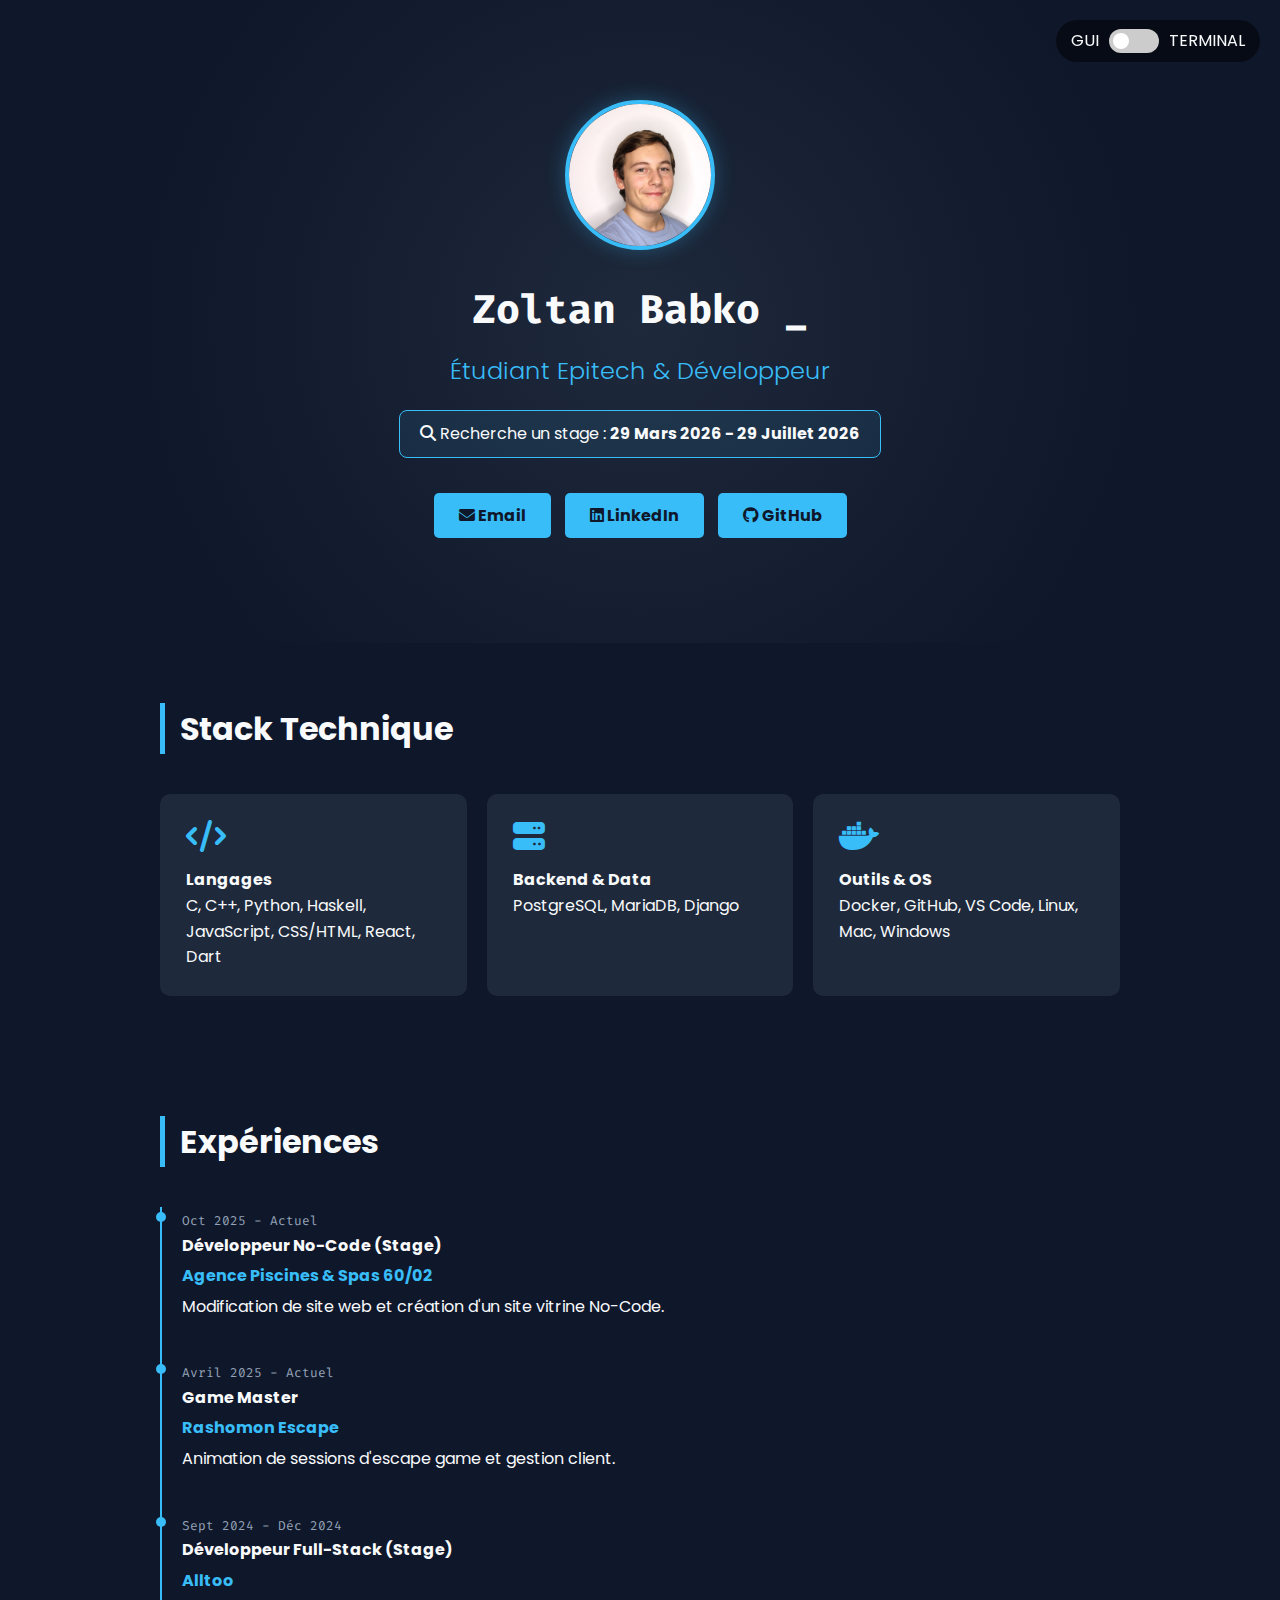
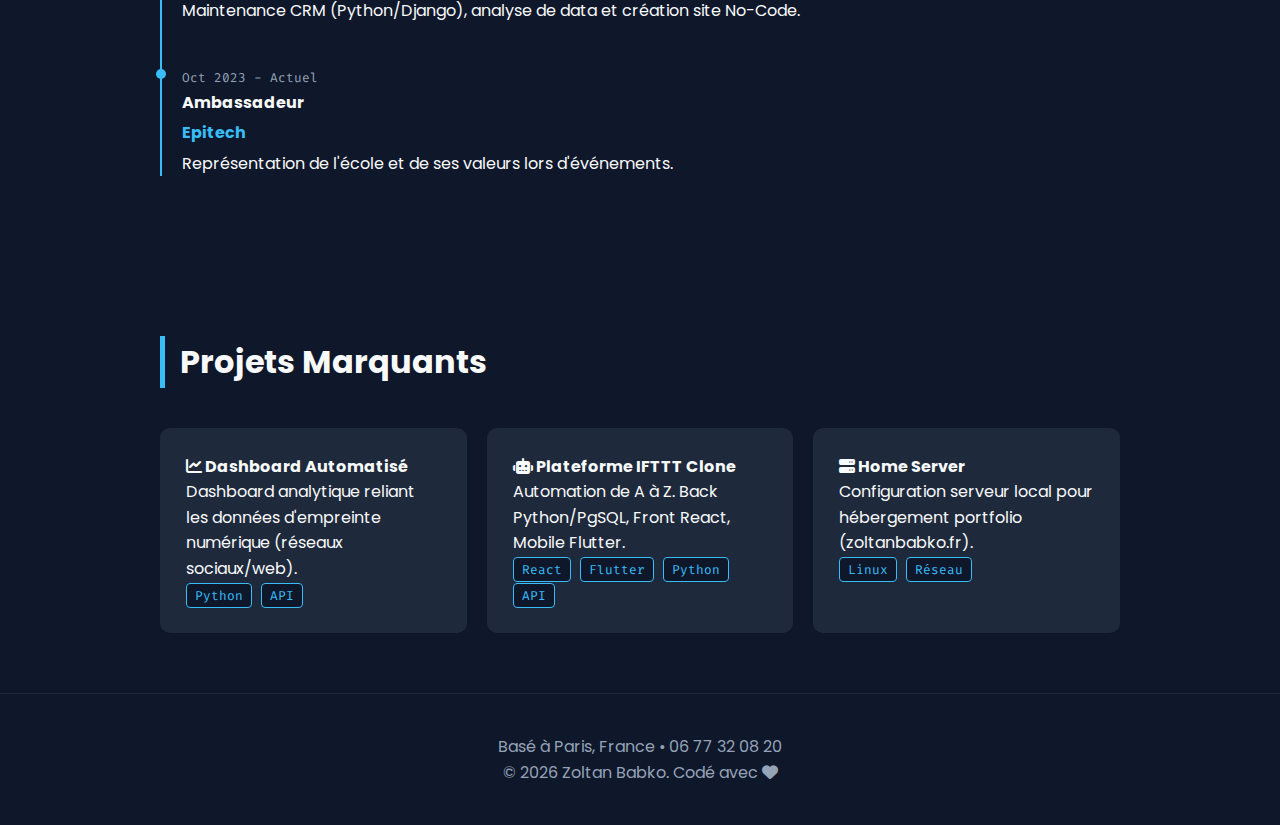
<file: index.html>
<!DOCTYPE html>
<html lang="fr">
<head>
    <meta charset="UTF-8">
    <meta name="viewport" content="width=device-width, initial-scale=1.0">
    <link rel="icon" type="image/png" href="/images/favicon.png">
    <title>Zoltan Babko | Portfolio</title>
    <link rel="stylesheet" href="https://cdnjs.cloudflare.com/ajax/libs/font-awesome/6.4.0/css/all.min.css">
    <link href="https://fonts.googleapis.com/css2?family=Fira+Code:wght@400;700&family=Poppins:wght@300;500;700&display=swap" rel="stylesheet">
    <link rel="stylesheet" href="style.css">
</head>
<body>

    <div class="mode-switch-container">
        <span class="mode-label">GUI</span>
        <label class="switch">
            <input type="checkbox" id="terminal-toggle">
            <span class="slider round"></span>
        </label>
        <span class="mode-label">TERMINAL</span>
    </div>

    <main id="main-content">
        
        <header class="hero">
            <div class="profile-img-container">
                <img src="/images/zoltan_babko.jpeg" alt="Zoltan Babko" class="profile-img"> 
            </div>
            <h1>Zoltan Babko <span class="cursor">_</span></h1>
            <h2>Étudiant Epitech & Développeur</h2>
            <p class="highlight-text">
                <i class="fas fa-search"></i> Recherche un stage : <strong>29 Mars 2026 - 29 Juillet 2026</strong>
            </p>
            <div class="social-links">
                <a href="mailto:zoltan.babko@epitech.eu" class="btn"><i class="fas fa-envelope"></i> Email</a>
                <a href="https://www.linkedin.com/in/zoltan-babko/" target="_blank" class="btn"><i class="fab fa-linkedin"></i> LinkedIn</a>
                <a href="https://github.com/zoltanbabko" target="_blank" class="btn"><i class="fab fa-github"></i> GitHub</a>
            </div>
        </header>

        <section id="skills" class="section">
            <h3 class="section-title">Stack Technique</h3>
            <div class="skills-grid">
                <div class="skill-card">
                    <i class="fas fa-code"></i>
                    <h4>Langages</h4>
                    <p>C, C++, Python, Haskell, JavaScript, CSS/HTML, React, Dart</p>
                </div>
                <div class="skill-card">
                    <i class="fas fa-server"></i>
                    <h4>Backend & Data</h4>
                    <p>PostgreSQL, MariaDB, Django</p>
                </div>
                <div class="skill-card">
                    <i class="fab fa-docker"></i>
                    <h4>Outils & OS</h4>
                    <p>Docker, GitHub, VS Code, Linux, Mac, Windows</p>
                </div>
            </div>
        </section>

        <section id="experience" class="section">
            <h3 class="section-title">Expériences</h3>
            <div class="timeline">
                <div class="timeline-item">
                    <span class="date">Oct 2025 - Actuel</span>
                    <h4>Développeur No-Code (Stage)</h4>
                    <span class="company">Agence Piscines & Spas 60/02</span>
                    <p>Modification de site web et création d'un site vitrine No-Code.</p>
                </div>
                <div class="timeline-item">
                    <span class="date">Avril 2025 - Actuel</span>
                    <h4>Game Master</h4>
                    <span class="company">Rashomon Escape</span>
                    <p>Animation de sessions d'escape game et gestion client.</p>
                </div>
                <div class="timeline-item">
                    <span class="date">Sept 2024 - Déc 2024</span>
                    <h4>Développeur Full-Stack (Stage)</h4>
                    <span class="company">Alltoo</span>
                    <p>Maintenance CRM (Python/Django), analyse de data et création site No-Code.</p>
                </div>
                <div class="timeline-item">
                    <span class="date">Oct 2023 - Actuel</span>
                    <h4>Ambassadeur</h4>
                    <span class="company">Epitech</span>
                    <p>Représentation de l'école et de ses valeurs lors d'événements.</p>
                </div>
            </div>
        </section>

        <section id="projects" class="section">
            <h3 class="section-title">Projets Marquants</h3>
            <div class="projects-grid">
                <div class="project-card">
                    <h4><i class="fas fa-chart-line"></i> Dashboard Automatisé</h4>
                    <p>Dashboard analytique reliant les données d'empreinte numérique (réseaux sociaux/web).</p>
                    <span class="tag">Python</span> <span class="tag">API</span>
                </div>
                <div class="project-card">
                    <h4><i class="fas fa-robot"></i> Plateforme IFTTT Clone</h4>
                    <p>Automation de A à Z. Back Python/PgSQL, Front React, Mobile Flutter.</p>
                    <span class="tag">React</span> <span class="tag">Flutter</span> <span class="tag">Python</span> <span class="tag">API</span>
                </div>
                <div class="project-card">
                    <h4><i class="fas fa-server"></i> Home Server</h4>
                    <p>Configuration serveur local pour hébergement portfolio (zoltanbabko.fr).</p>
                    <span class="tag">Linux</span> <span class="tag">Réseau</span>
                </div>
            </div>
        </section>

        <footer>
            <p>Basé à Paris, France • 06 77 32 08 20</p>
            <p>&copy; 2026 Zoltan Babko. Codé avec <i class="fas fa-heart"></i></p>
        </footer>
    </main>

    <div id="terminal-overlay" class="hidden">
        <div class="terminal-window">
            <div class="terminal-header">
                <div class="red-dot"></div>
                <div class="yellow-dot"></div>
                <div class="green-dot"></div>
                <span>zoltan@epitech:~</span>
            </div>
            <div class="terminal-body" id="terminal-output">
                <p>Welcome to ZoltanOS v3.0. Type <span class="cmd">help</span> to see commands.</p>
                <div class="input-line">
                    <span class="prompt">zoltan@epitech:~$</span>
                    <input type="text" id="terminal-input" autofocus>
                </div>
            </div>
        </div>
    </div>

    <script src="script.js"></script>
</body>
</html>
</file>
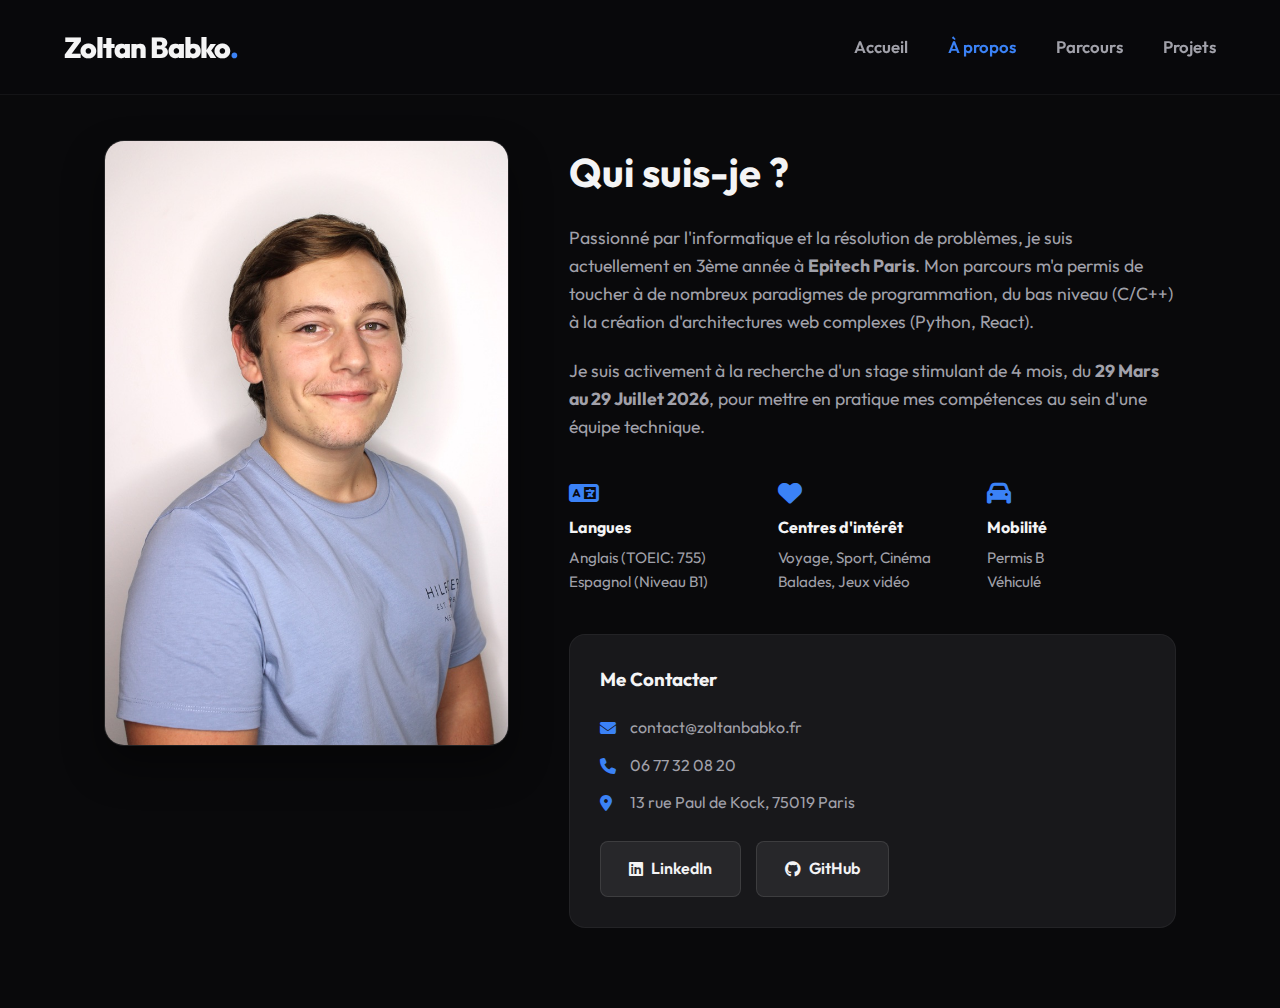
<file: a-propos.html>
<!DOCTYPE html>
<html lang="fr">
<head>
    <script async src="https://www.googletagmanager.com/gtag/js?id=G-R53XW4SCFG"></script>
    <script>
        window.dataLayer = window.dataLayer || [];
        function gtag(){dataLayer.push(arguments);}
        gtag('js', new Date());

        gtag('config', 'G-R53XW4SCFG');
    </script>
    <meta charset="UTF-8">
    <meta name="viewport" content="width=device-width, initial-scale=1.0">
    <title>À Propos | Zoltan Babko</title>
    <link rel="icon" href="assets/images/favicon.png">
    <link rel="stylesheet" href="css/style.css">
    <link rel="stylesheet" href="https://cdnjs.cloudflare.com/ajax/libs/font-awesome/6.4.0/css/all.min.css">
    <link href="https://fonts.googleapis.com/css2?family=Outfit:wght@300;400;600;800&display=swap" rel="stylesheet">
</head>
<body>
    <nav class="navbar">
        <a href="index.html" class="logo">Zoltan Babko</a>
        
        <div class="menu-toggle" id="mobile-menu">
            <i class="fas fa-bars"></i>
        </div>
    
        <ul class="nav-links">
            <li><a href="index.html">Accueil</a></li>
            <li><a href="a-propos.html" class="active">À propos</a></li>
            <li><a href="parcours.html">Parcours</a></li>
            <li><a href="projets.html">Projets</a></li>
        </ul>
    </nav>

    <main class="page-container about-page">
        <div class="about-grid">
            <div class="about-image fade-in">
                <img src="assets/images/zoltan_babko.jpeg" alt="Zoltan Babko">
            </div>
            
            <div class="about-text fade-in">
                <h2>Qui suis-je ?</h2>
                <p>Passionné par l'informatique et la résolution de problèmes, je suis actuellement en 3ème année à <strong>Epitech Paris</strong>. Mon parcours m'a permis de toucher à de nombreux paradigmes de programmation, du bas niveau (C/C++) à la création d'architectures web complexes (Python, React).</p>
                <p>Je suis activement à la recherche d'un stage stimulant de 4 mois, du <strong>29 Mars au 29 Juillet 2026</strong>, pour mettre en pratique mes compétences au sein d'une équipe technique.</p>
                
                <div class="personal-info">
                    <div class="info-block">
                        <i class="fas fa-language"></i>
                        <h4>Langues</h4>
                        <p>Anglais (TOEIC: 755)<br>Espagnol (Niveau B1)</p>
                    </div>
                    <div class="info-block">
                        <i class="fas fa-heart"></i>
                        <h4>Centres d'intérêt</h4>
                        <p>Voyage, Sport, Cinéma<br>Balades, Jeux vidéo</p>
                    </div>
                    <div class="info-block">
                        <i class="fas fa-car"></i>
                        <h4>Mobilité</h4>
                        <p>Permis B<br>Véhiculé</p>
                    </div>
                </div>

                <div class="contact-card">
                    <h3>Me Contacter</h3>
                    <ul>
                        <li><i class="fas fa-envelope"></i> contact@zoltanbabko.fr</li>
                        <li><i class="fas fa-phone"></i> 06 77 32 08 20</li>
                        <li><i class="fas fa-map-marker-alt"></i> 13 rue Paul de Kock, 75019 Paris</li>
                    </ul>
                    <div class="socials">
                        <a href="https://www.linkedin.com/in/zoltan-babko/" target="_blank" class="btn btn-secondary"><i class="fab fa-linkedin"></i> LinkedIn</a>
                        <a href="https://github.com/zoltanbabko" target="_blank" class="btn btn-secondary"><i class="fab fa-github"></i> GitHub</a>
                    </div>
                </div>
            </div>
        </div>
    </main>

    <script src="js/script.js"></script>
</body>
</html>
</file>
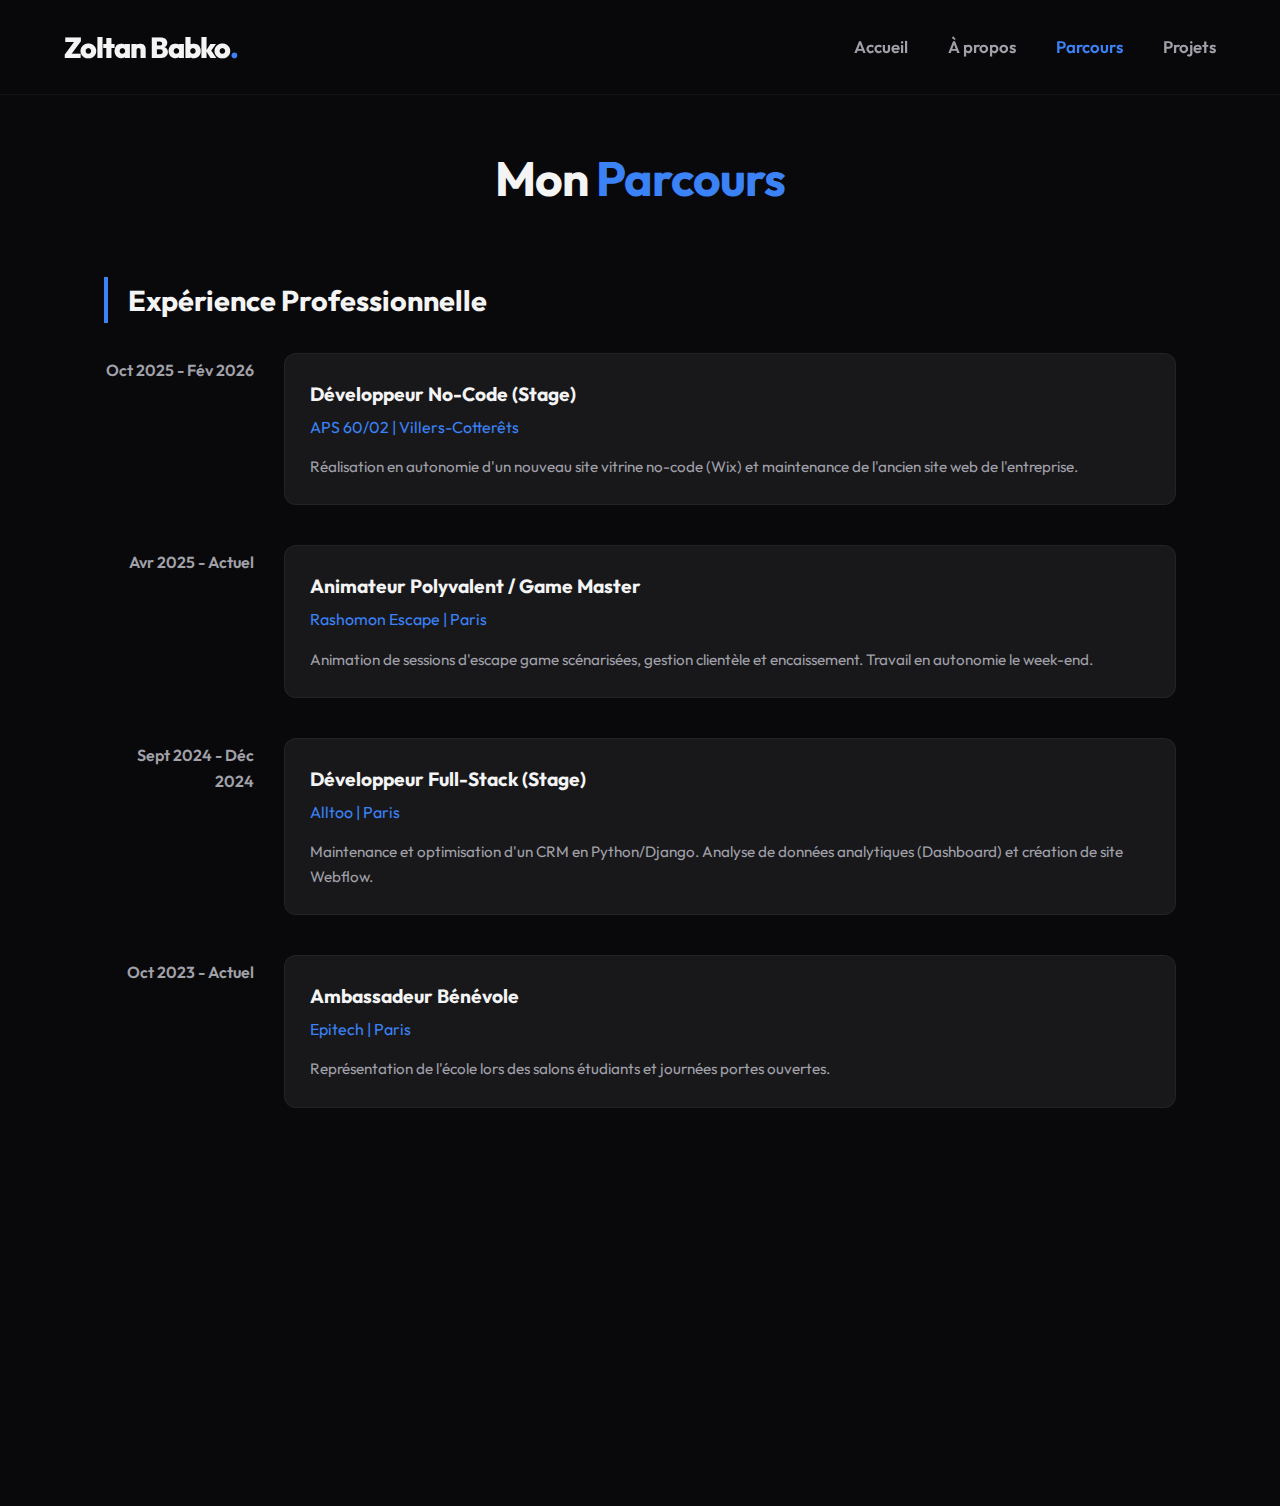
<file: parcours.html>
<!DOCTYPE html>
<html lang="fr">
<head>
    <script async src="https://www.googletagmanager.com/gtag/js?id=G-R53XW4SCFG"></script>
    <script>
        window.dataLayer = window.dataLayer || [];
        function gtag(){dataLayer.push(arguments);}
        gtag('js', new Date());

        gtag('config', 'G-R53XW4SCFG');
    </script>
    <meta charset="UTF-8">
    <meta name="viewport" content="width=device-width, initial-scale=1.0">
    <title>Mon Parcours | Zoltan Babko</title>
    <link rel="stylesheet" href="css/style.css">
    <link href="https://fonts.googleapis.com/css2?family=Outfit:wght@300;400;600;800&display=swap" rel="stylesheet">
    <link rel="stylesheet" href="https://cdnjs.cloudflare.com/ajax/libs/font-awesome/6.4.0/css/all.min.css">
</head>
<body>
    <nav class="navbar">
        <a href="index.html" class="logo">Zoltan Babko</a>
        
        <div class="menu-toggle" id="mobile-menu">
            <i class="fas fa-bars"></i>
        </div>
    
        <ul class="nav-links">
            <li><a href="index.html">Accueil</a></li>
            <li><a href="a-propos.html">À propos</a></li>
            <li><a href="parcours.html" class="active">Parcours</a></li>
            <li><a href="projets.html">Projets</a></li>
        </ul>
    </nav>

    <main class="page-container">
        <header class="page-header">
            <h2>Mon <span class="highlight">Parcours</span></h2>
        </header>

        <div class="timeline-container fade-in">
            <h3 class="timeline-title">Expérience Professionnelle</h3>
            
            <div class="timeline-item">
                <div class="timeline-date">Oct 2025 - Fév 2026</div>
                <div class="timeline-content">
                    <h4>Développeur No-Code (Stage)</h4>
                    <h5>APS 60/02 | Villers-Cotterêts</h5>
                    <p>Réalisation en autonomie d'un nouveau site vitrine no-code (Wix) et maintenance de l'ancien site web de l'entreprise.</p>
                </div>
            </div>

            <div class="timeline-item">
                <div class="timeline-date">Avr 2025 - Actuel</div>
                <div class="timeline-content">
                    <h4>Animateur Polyvalent / Game Master</h4>
                    <h5>Rashomon Escape | Paris</h5>
                    <p>Animation de sessions d'escape game scénarisées, gestion clientèle et encaissement. Travail en autonomie le week-end.</p>
                </div>
            </div>

            <div class="timeline-item">
                <div class="timeline-date">Sept 2024 - Déc 2024</div>
                <div class="timeline-content">
                    <h4>Développeur Full-Stack (Stage)</h4>
                    <h5>Alltoo | Paris</h5>
                    <p>Maintenance et optimisation d'un CRM en Python/Django. Analyse de données analytiques (Dashboard) et création de site Webflow.</p>
                </div>
            </div>

            <div class="timeline-item">
                <div class="timeline-date">Oct 2023 - Actuel</div>
                <div class="timeline-content">
                    <h4>Ambassadeur Bénévole</h4>
                    <h5>Epitech | Paris</h5>
                    <p>Représentation de l'école lors des salons étudiants et journées portes ouvertes.</p>
                </div>
            </div>
        </div>

        <div class="timeline-container fade-in" style="margin-top: 50px;">
            <h3 class="timeline-title">Formation</h3>
            <div class="timeline-item">
                <div class="timeline-date">2023 - 2028</div>
                <div class="timeline-content">
                    <h4>Expert en Technologies de l'Information</h4>
                    <h5>Epitech | Paris</h5>
                    <p>Pédagogie par projets. Apprentissage intensif des langages (C, C++, Python, Web) et architectures logicielles.</p>
                </div>
            </div>
        </div>
    </main>

    <script src="js/script.js"></script>
</body>
</html>
</file>
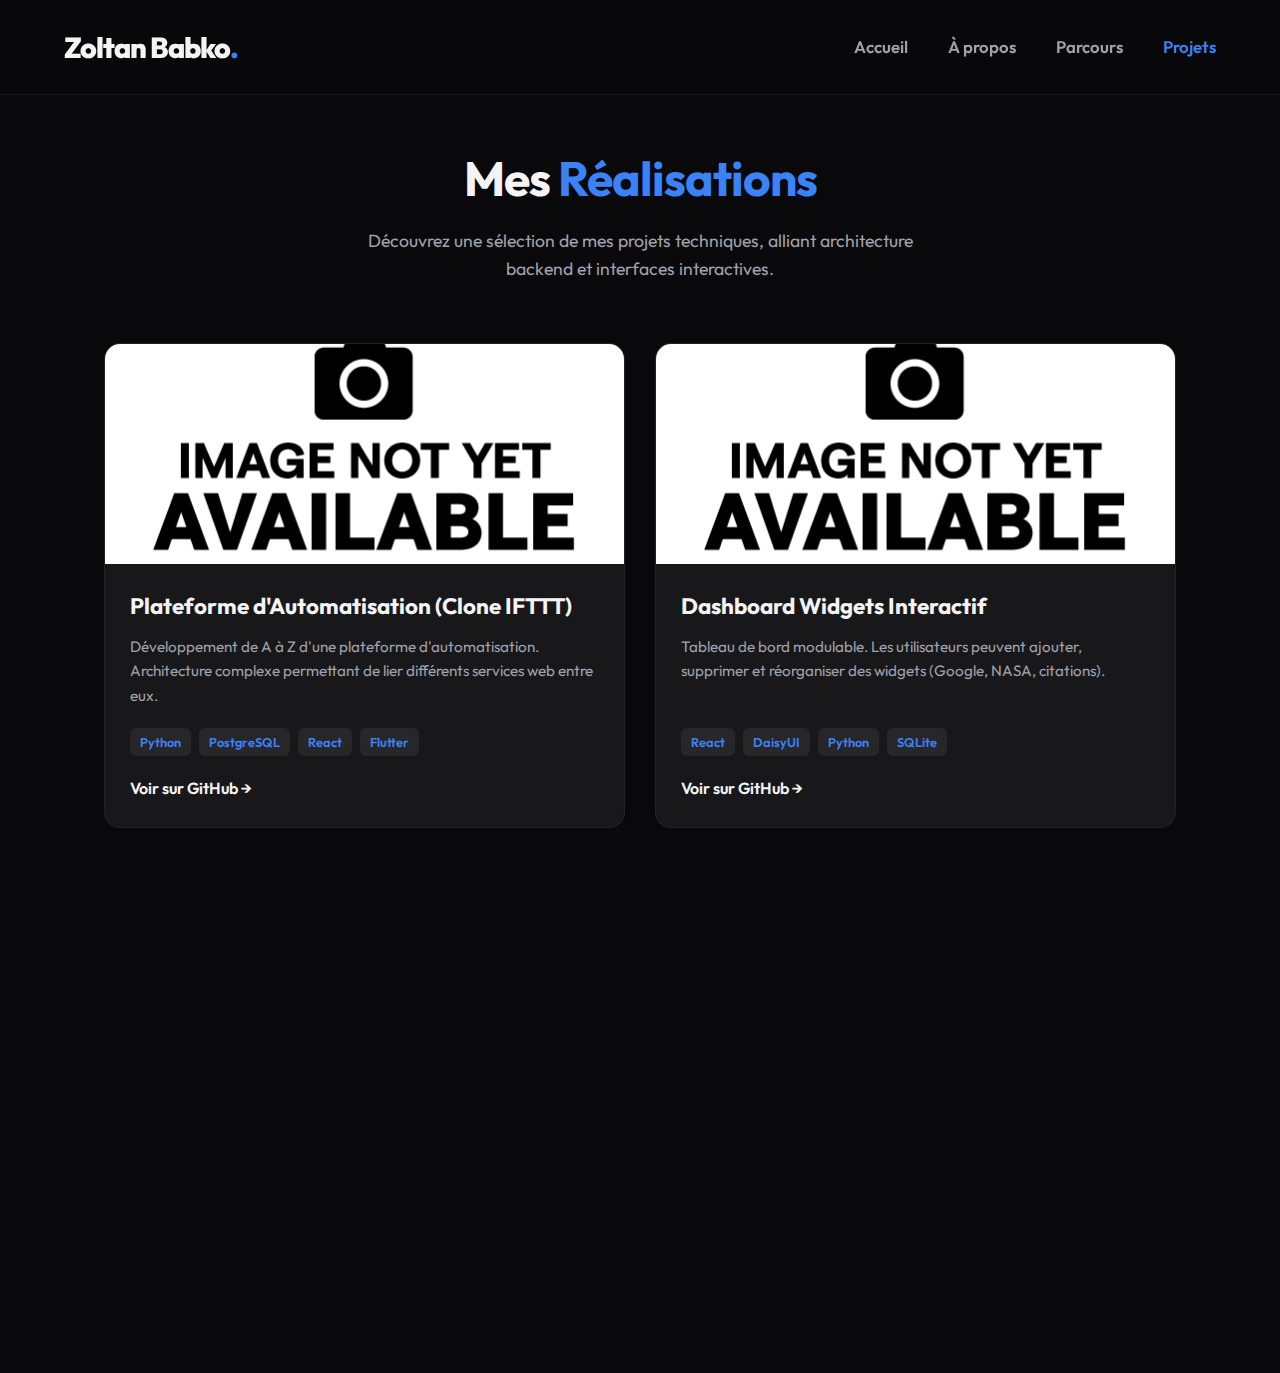
<file: projets.html>
<!DOCTYPE html>
<html lang="fr">
<head>
    <script async src="https://www.googletagmanager.com/gtag/js?id=G-R53XW4SCFG"></script>
    <script>
        window.dataLayer = window.dataLayer || [];
        function gtag(){dataLayer.push(arguments);}
        gtag('js', new Date());

        gtag('config', 'G-R53XW4SCFG');
    </script>
    <meta charset="UTF-8">
    <meta name="viewport" content="width=device-width, initial-scale=1.0">
    <title>Mes Projets | Zoltan Babko</title>
    <link rel="icon" href="assets/images/favicon.png">
    <link rel="stylesheet" href="css/style.css">
    <link href="https://fonts.googleapis.com/css2?family=Outfit:wght@300;400;600;800&display=swap" rel="stylesheet">
    <link rel="stylesheet" href="https://cdnjs.cloudflare.com/ajax/libs/font-awesome/6.4.0/css/all.min.css">
</head>
<body>
    <nav class="navbar">
        <a href="index.html" class="logo">Zoltan Babko</a>
        
        <div class="menu-toggle" id="mobile-menu">
            <i class="fas fa-bars"></i>
        </div>
    
        <ul class="nav-links">
            <li><a href="index.html">Accueil</a></li>
            <li><a href="a-propos.html">À propos</a></li>
            <li><a href="parcours.html">Parcours</a></li>
            <li><a href="projets.html" class="active">Projets</a></li>
        </ul>
    </nav>

    <main class="page-container">
        <header class="page-header">
            <h2>Mes <span class="highlight">Réalisations</span></h2>
            <p>Découvrez une sélection de mes projets techniques, alliant architecture backend et interfaces interactives.</p>
        </header>

        <div class="projects-grid">
            <article class="project-card fade-in">
                <div class="project-image">
                    <img src="assets/images/fallback-image-WA.png" alt="Plateforme IFTTT">
                </div>
                <div class="project-info">
                    <h3>Plateforme d'Automatisation (Clone IFTTT)</h3>
                    <p>Développement de A à Z d'une plateforme d'automatisation. Architecture complexe permettant de lier différents services web entre eux.</p>
                    <div class="tech-stack">
                        <span>Python</span><span>PostgreSQL</span><span>React</span><span>Flutter</span>
                    </div>
                    <a href="https://github.com/zoltanbabko" target="_blank" class="project-link">Voir sur GitHub &rarr;</a>
                </div>
            </article>

            <article class="project-card fade-in">
                <div class="project-image">
                    <img src="assets/images/fallback-image-WA.png" alt="Dashboard React">
                </div>
                <div class="project-info">
                    <h3>Dashboard Widgets Interactif</h3>
                    <p>Tableau de bord modulable. Les utilisateurs peuvent ajouter, supprimer et réorganiser des widgets (Google, NASA, citations).</p>
                    <div class="tech-stack">
                        <span>React</span><span>DaisyUI</span><span>Python</span><span>SQLite</span>
                    </div>
                    <a href="https://github.com/zoltanbabko" target="_blank" class="project-link">Voir sur GitHub &rarr;</a>
                </div>
            </article>

            <article class="project-card fade-in">
                <div class="project-image">
                    <img src="assets/images/fallback-image-WA.png" alt="Home Server">
                </div>
                <div class="project-info">
                    <h3>Home Server & Infrastructure</h3>
                    <p>Configuration et mise en place d'un serveur local (Linux) pour l'hébergement de mon portfolio avec déploiement continu.</p>
                    <div class="tech-stack">
                        <span>Linux</span><span>Réseau</span><span>Docker</span>
                    </div>
                </div>
            </article>
        </div>
    </main>

    <script src="js/script.js"></script>
</body>
</html>
</file>
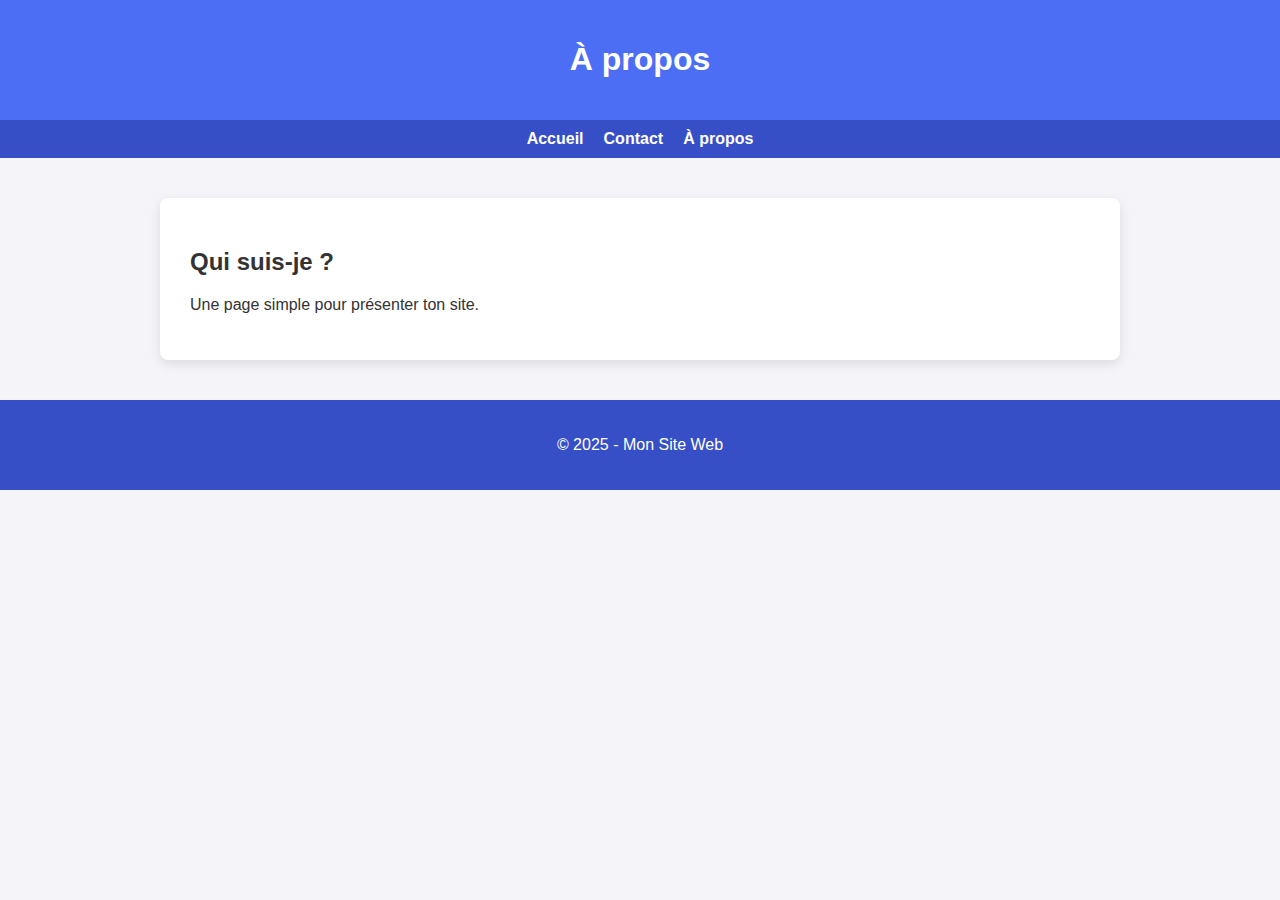
<file: pages/a-propos.html>
<!DOCTYPE html>
<html lang="fr">
<head>
    <meta charset="UTF-8">
    <title>À propos</title>
    <link rel="stylesheet" href="../assets/css/style.css">
    <script src="../assets/js/main.js" defer></script>
</head>
<body>
    <header>
        <h1>À propos</h1>
    </header>

    <nav>
        <a href="/accueil">Accueil</a>
        <a href="/contact">Contact</a>
        <a href="/a-propos">À propos</a>
    </nav>

    <div class="container">
        <h2>Qui suis-je ?</h2>
        <p>Une page simple pour présenter ton site.</p>
    </div>

    <footer>
        <p>© 2025 - Mon Site Web</p>
    </footer>
</body>
</html>
</file>
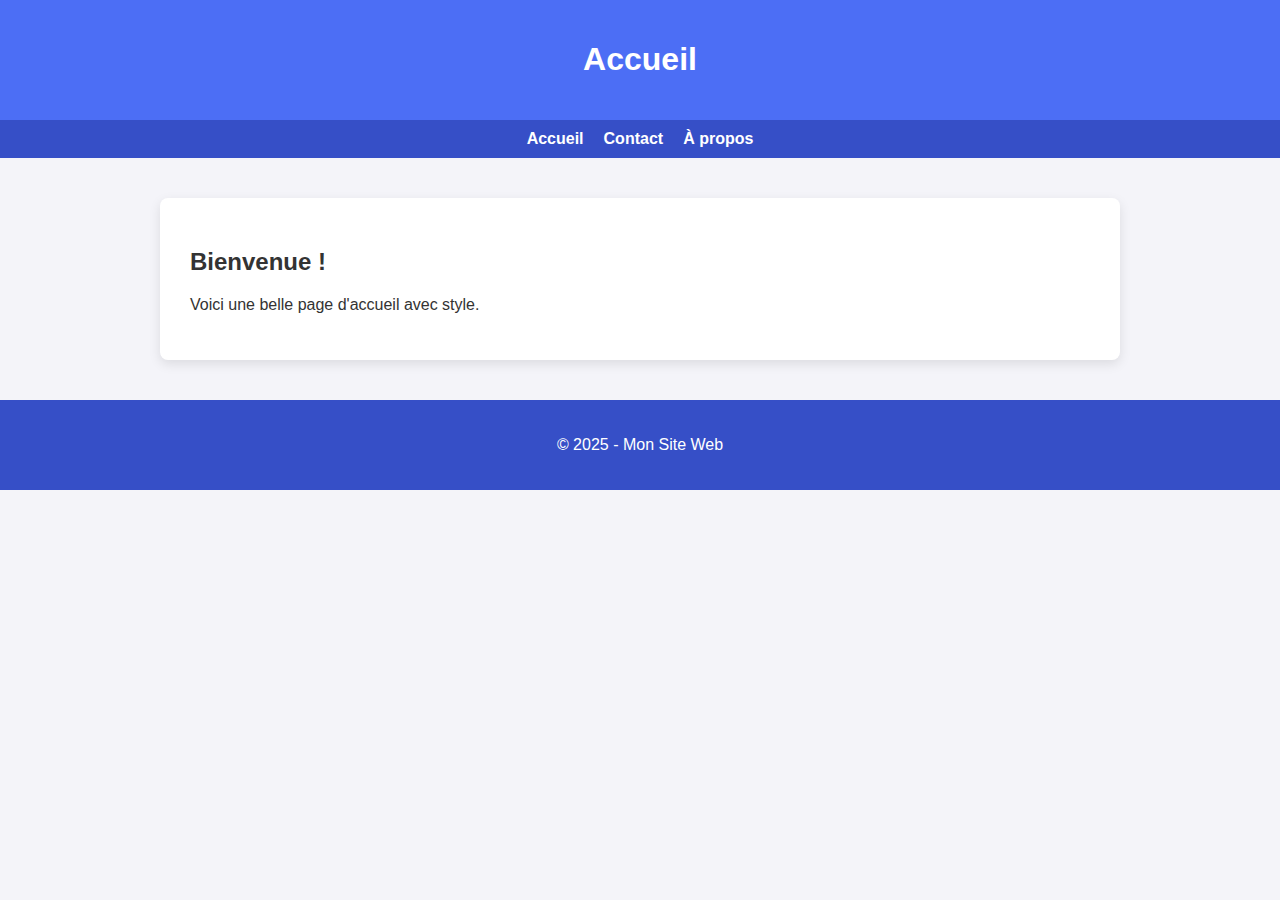
<file: pages/accueil.html>
<!DOCTYPE html>
<html lang="fr">
<head>
    <meta charset="UTF-8">
    <title>Accueil</title>
    <link rel="stylesheet" href="../assets/css/style.css">
    <script src="../assets/js/main.js" defer></script>
</head>
<body>
    <header>
        <h1>Accueil</h1>
    </header>

    <nav>
        <a href="/accueil">Accueil</a>
        <a href="/contact">Contact</a>
        <a href="/a-propos">À propos</a>
    </nav>

    <div class="container">
        <h2>Bienvenue !</h2>
        <p>Voici une belle page d'accueil avec style.</p>
    </div>

    <footer>
        <p>© 2025 - Mon Site Web</p>
    </footer>
</body>
</html>
</file>
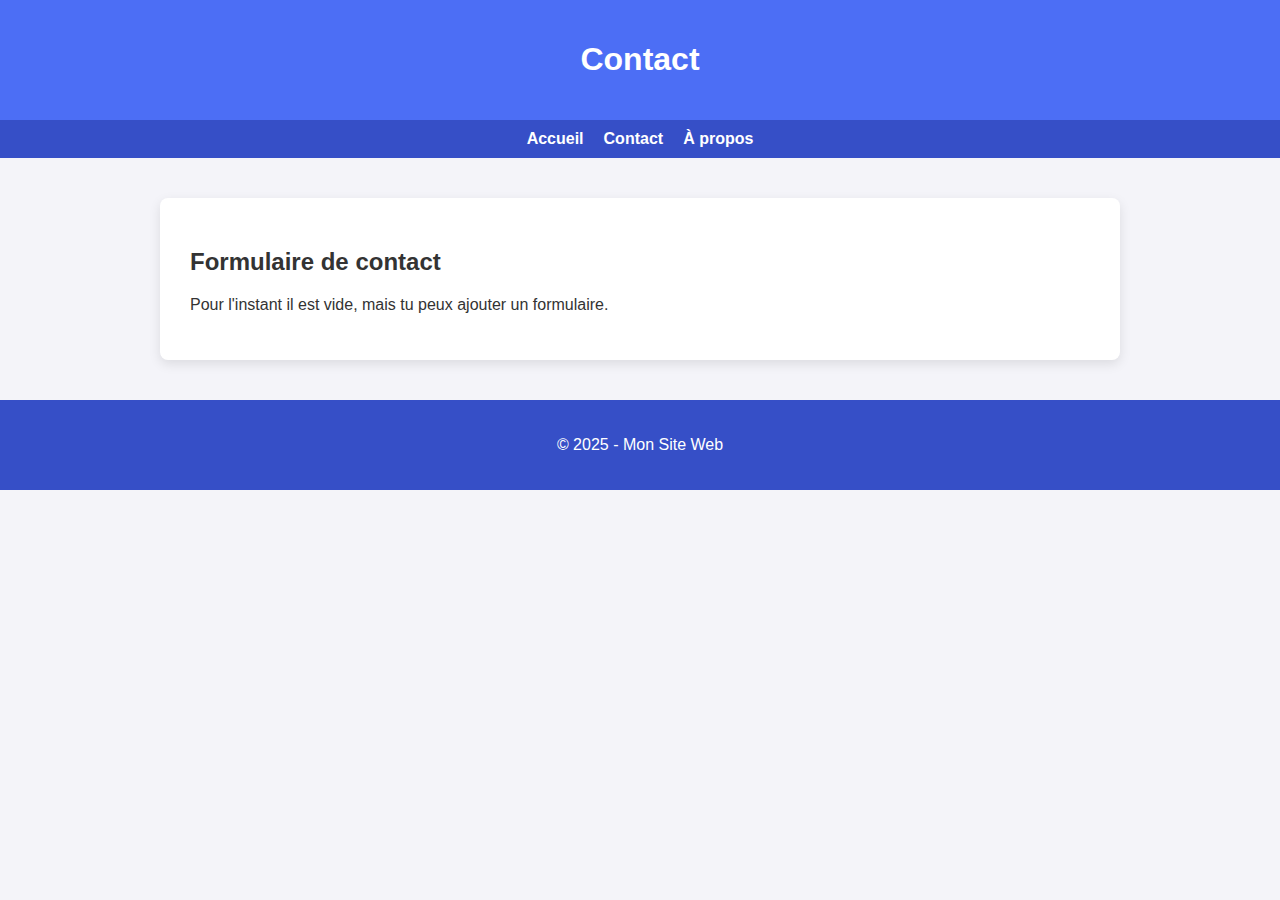
<file: pages/contact.html>
<!DOCTYPE html>
<html lang="fr">
<head>
    <meta charset="UTF-8">
    <title>Contact</title>
    <link rel="stylesheet" href="../assets/css/style.css">
    <script src="../assets/js/main.js" defer></script>
</head>
<body>
    <header>
        <h1>Contact</h1>
    </header>

    <nav>
        <a href="/accueil">Accueil</a>
        <a href="/contact">Contact</a>
        <a href="/a-propos">À propos</a>
    </nav>

    <div class="container">
        <h2>Formulaire de contact</h2>
        <p>Pour l'instant il est vide, mais tu peux ajouter un formulaire.</p>
    </div>

    <footer>
        <p>© 2025 - Mon Site Web</p>
    </footer>
</body>
</html>
</file>
<file: style.css>
:root {
    --bg-color: #0f172a;
    --card-bg: #1e293b;
    --text-primary: #f8fafc;
    --text-secondary: #94a3b8;
    --accent: #38bdf8; /* Bleu Epitechish */
    --accent-glow: rgba(56, 189, 248, 0.3);
    --font-main: 'Poppins', sans-serif;
    --font-code: 'Fira Code', monospace;
}

* { margin: 0; padding: 0; box-sizing: border-box; }

body {
    background-color: var(--bg-color);
    color: var(--text-primary);
    font-family: var(--font-main);
    line-height: 1.6;
    overflow-x: hidden;
}

/* Switcher Mode */
.mode-switch-container {
    position: fixed;
    top: 20px;
    right: 20px;
    z-index: 1000;
    display: flex;
    align-items: center;
    gap: 10px;
    background: rgba(0,0,0,0.5);
    padding: 8px 15px;
    border-radius: 30px;
    backdrop-filter: blur(5px);
}
.switch { position: relative; display: inline-block; width: 50px; height: 24px; }
.switch input { opacity: 0; width: 0; height: 0; }
.slider { position: absolute; cursor: pointer; top: 0; left: 0; right: 0; bottom: 0; background-color: #ccc; transition: .4s; border-radius: 24px; }
.slider:before { position: absolute; content: ""; height: 16px; width: 16px; left: 4px; bottom: 4px; background-color: white; transition: .4s; border-radius: 50%; }
input:checked + .slider { background-color: var(--accent); }
input:checked + .slider:before { transform: translateX(26px); }

/* Main Layout */
.hero {
    text-align: center;
    padding: 100px 20px;
    background: radial-gradient(circle at center, #1e293b 0%, #0f172a 70%);
}
.profile-img {
    width: 150px;
    height: 150px;
    object-fit: cover;
    object-position: top;
    border-radius: 50%;
    border: 4px solid var(--accent);
    box-shadow: 0 0 20px var(--accent-glow);
    margin-bottom: 20px;
}
h1 { font-family: var(--font-code); font-size: 2.5rem; margin-bottom: 10px; }
h2 { color: var(--accent); font-weight: 300; margin-bottom: 20px; }
.highlight-text { 
    background: rgba(56, 189, 248, 0.1); 
    padding: 10px 20px; 
    border-radius: 8px; 
    display: inline-block; 
    border: 1px solid var(--accent);
    margin-bottom: 30px;
}
.btn {
    display: inline-block;
    padding: 10px 25px;
    margin: 5px;
    background: var(--accent);
    color: #0f172a;
    text-decoration: none;
    font-weight: bold;
    border-radius: 5px;
    transition: transform 0.2s, box-shadow 0.2s;
}
.btn:hover { transform: translateY(-3px); box-shadow: 0 5px 15px var(--accent-glow); }

/* Sections */
.section { padding: 60px 20px; max-width: 1000px; margin: 0 auto; }
.section-title {
    font-size: 2rem;
    margin-bottom: 40px;
    border-left: 5px solid var(--accent);
    padding-left: 15px;
}

/* Cards Grid */
.skills-grid, .projects-grid {
    display: grid;
    grid-template-columns: repeat(auto-fit, minmax(250px, 1fr));
    gap: 20px;
}
.skill-card, .project-card {
    background: var(--card-bg);
    padding: 25px;
    border-radius: 10px;
    transition: 0.3s;
    border: 1px solid transparent;
}
.skill-card:hover, .project-card:hover {
    border-color: var(--accent);
    transform: translateY(-5px);
}
.skill-card i { font-size: 2rem; color: var(--accent); margin-bottom: 15px; }

/* Timeline */
.timeline { border-left: 2px solid var(--accent); padding-left: 20px; }
.timeline-item { margin-bottom: 40px; position: relative; }
.timeline-item::before {
    content: '';
    position: absolute;
    left: -26px;
    top: 5px;
    width: 10px;
    height: 10px;
    background: var(--accent);
    border-radius: 50%;
}
.date { font-family: var(--font-code); font-size: 0.8rem; color: var(--text-secondary); }
.company { color: var(--accent); font-weight: bold; display: block; margin: 5px 0; }

.tag {
    background: #0f172a;
    padding: 3px 8px;
    border-radius: 4px;
    font-size: 0.8rem;
    font-family: var(--font-code);
    color: var(--accent);
    border: 1px solid var(--accent);
    margin-right: 5px;
}

footer { text-align: center; padding: 40px; color: var(--text-secondary); border-top: 1px solid #1e293b; }

/* Terminal Mode Styles */
#terminal-overlay {
    position: fixed; top: 0; left: 0; width: 100%; height: 100%;
    background: #000; z-index: 900;
    display: flex; align-items: center; justify-content: center;
    padding: 20px;
}
.hidden { display: none !important; }
.terminal-window {
    width: 100%; max-width: 800px; height: 80vh;
    background: #1a1a1a;
    border-radius: 8px;
    box-shadow: 0 10px 30px rgba(0,0,0,0.8);
    display: flex; flex-direction: column;
    font-family: 'Fira Code', monospace;
}
.terminal-header {
    background: #333; padding: 10px 15px;
    border-radius: 8px 8px 0 0;
    display: flex; align-items: center; gap: 8px;
}
.red-dot, .yellow-dot, .green-dot { width: 12px; height: 12px; border-radius: 50%; }
.red-dot { background: #ff5f56; }
.yellow-dot { background: #ffbd2e; }
.green-dot { background: #27c93f; }
.terminal-header span { margin-left: auto; color: #aaa; font-size: 0.8rem; }

.terminal-body {
    flex: 1; padding: 20px; overflow-y: auto;
    color: #33ff00;
}
.input-line { display: flex; gap: 10px; }
#terminal-input {
    background: transparent; border: none; color: white;
    font-family: inherit; font-size: 1rem; flex: 1; outline: none;
}
.cmd { color: white; font-weight: bold; }
</file>
<file: css/style.css>
:root {
    --bg-dark: #09090b;
    --surface: #18181b;
    --surface-light: #27272a;
    --primary: #3b82f6;
    --primary-glow: rgba(59, 130, 246, 0.4);
    --text-main: #f4f4f5;
    --text-muted: #a1a1aa;
    --font-main: 'Outfit', sans-serif;
    --transition: all 0.3s cubic-bezier(0.4, 0, 0.2, 1);
}

* { 
    margin: 0; 
    padding: 0; 
    box-sizing: border-box; 
}

body {
    font-family: var(--font-main);
    background-color: var(--bg-dark);
    color: var(--text-main);
    line-height: 1.6;
    overflow-x: hidden;
}

.highlight { 
    color: var(--primary); 
}

.navbar {
    display: flex;
    justify-content: space-between;
    align-items: center;
    padding: 1.5rem 5%;
    background: rgba(9, 9, 11, 0.8);
    backdrop-filter: blur(12px);
    -webkit-backdrop-filter: blur(12px);
    position: fixed;
    top: 0; left: 0; right: 0;
    z-index: 1000;
    border-bottom: 1px solid rgba(255,255,255,0.05);
}

.logo {
    font-size: 1.8rem;
    font-weight: 800;
    color: var(--text-main);
    text-decoration: none;
    letter-spacing: -1px;
}

.logo::after {
    content: '.';
    color: var(--primary);
}

.nav-links {
    display: flex;
    list-style: none;
    gap: 2.5rem;
}

.nav-links a {
    color: var(--text-muted);
    text-decoration: none;
    font-weight: 600;
    font-size: 1.05rem;
    transition: var(--transition);
}

.nav-links a:hover, .nav-links a.active {
    color: var(--primary);
}

.menu-toggle {
    display: none;
    color: var(--text-main);
    font-size: 1.8rem;
    cursor: pointer;
    transition: var(--transition);
}

.menu-toggle:hover {
    color: var(--primary);
}

.btn {
    display: inline-flex;
    align-items: center;
    justify-content: center;
    gap: 8px;
    padding: 14px 28px;
    border-radius: 8px;
    font-weight: 600;
    text-decoration: none;
    transition: var(--transition);
    cursor: pointer;
}

.btn-primary {
    background: var(--primary);
    color: #fff;
    box-shadow: 0 4px 14px var(--primary-glow);
}

.btn-primary:hover {
    transform: translateY(-2px);
    box-shadow: 0 6px 20px var(--primary-glow);
}

.btn-secondary {
    background: var(--surface-light);
    color: var(--text-main);
    border: 1px solid rgba(255,255,255,0.1);
}

.btn-secondary:hover {
    background: var(--surface);
    border-color: var(--primary);
    transform: translateY(-2px);
}

.hero {
    min-height: 100vh;
    display: flex;
    align-items: center;
    justify-content: center;
    padding: 0 5%;
    background: radial-gradient(circle at top right, rgba(59, 130, 246, 0.1), transparent 40%);
}

.hero-content {
    max-width: 800px;
    text-align: center;
    margin-top: 60px;
}

.badge {
    display: inline-block;
    padding: 6px 14px;
    background: rgba(59, 130, 246, 0.1);
    border: 1px solid rgba(59, 130, 246, 0.3);
    color: var(--primary);
    border-radius: 20px;
    font-size: 0.9rem;
    font-weight: 600;
    margin-bottom: 25px;
}

.hero h1 {
    font-size: clamp(2.5rem, 5vw, 4.5rem);
    line-height: 1.1;
    margin-bottom: 20px;
    letter-spacing: -1.5px;
}

.hero .subtitle {
    font-size: 1.2rem;
    color: var(--text-muted);
    margin-bottom: 40px;
    max-width: 600px;
    margin-inline: auto;
}

.cta-group {
    display: flex;
    justify-content: center;
    gap: 20px;
}

.page-container {
    padding: 140px 5% 80px;
    max-width: 1200px;
    margin: 0 auto;
}

.page-header {
    text-align: center;
    margin-bottom: 60px;
}

.page-header h2 {
    font-size: 3rem;
    letter-spacing: -1px;
}

.page-header p {
    color: var(--text-muted);
    font-size: 1.1rem;
    max-width: 600px;
    margin: 10px auto 0;
}

.projects-grid {
    display: grid;
    grid-template-columns: repeat(auto-fit, minmax(350px, 1fr));
    gap: 30px;
}

.project-card {
    background: var(--surface);
    border-radius: 16px;
    overflow: hidden;
    border: 1px solid rgba(255,255,255,0.05);
    transition: var(--transition);
    display: flex;
    flex-direction: column;
}

.project-card:hover {
    transform: translateY(-8px);
    border-color: rgba(59, 130, 246, 0.3);
    box-shadow: 0 10px 30px rgba(0,0,0,0.5);
}

.project-image {
    width: 100%;
    height: 220px;
    overflow: hidden;
}

.project-image img {
    width: 100%;
    height: 100%;
    object-fit: cover;
    transition: transform 0.5s ease;
}

.project-card:hover .project-image img {
    transform: scale(1.05);
}

.project-info {
    padding: 25px;
    flex-grow: 1;
    display: flex;
    flex-direction: column;
}

.project-info h3 {
    font-size: 1.4rem;
    margin-bottom: 10px;
}

.project-info p {
    color: var(--text-muted);
    font-size: 0.95rem;
    margin-bottom: 20px;
    flex-grow: 1;
}

.tech-stack {
    display: flex;
    flex-wrap: wrap;
    gap: 8px;
    margin-bottom: 20px;
}

.tech-stack span {
    background: var(--surface-light);
    color: var(--primary);
    padding: 4px 10px;
    border-radius: 6px;
    font-size: 0.8rem;
    font-weight: 600;
}

.project-link {
    color: var(--text-main);
    text-decoration: none;
    font-weight: 600;
    transition: color 0.2s;
}

.project-link:hover { color: var(--primary); }

.about-grid {
    display: grid;
    grid-template-columns: 1fr 1.5fr;
    gap: 60px;
    align-items: start;
}

.about-image img {
    width: 100%;
    border-radius: 20px;
    border: 1px solid rgba(255,255,255,0.1);
    box-shadow: 0 20px 40px rgba(0,0,0,0.4);
}

.about-text h2 {
    font-size: 2.5rem;
    margin-bottom: 20px;
}

.about-text p {
    color: var(--text-muted);
    font-size: 1.1rem;
    margin-bottom: 20px;
}

.personal-info {
    display: grid;
    grid-template-columns: repeat(3, 1fr);
    gap: 20px;
    margin: 40px 0;
}

.info-block i {
    font-size: 1.5rem;
    color: var(--primary);
    margin-bottom: 10px;
}

.info-block h4 {
    margin-bottom: 5px;
}

.info-block p {
    font-size: 0.95rem;
    margin-bottom: 0;
}

.contact-card {
    background: var(--surface);
    padding: 30px;
    border-radius: 16px;
    border: 1px solid rgba(255,255,255,0.05);
}

.contact-card h3 { margin-bottom: 20px; }
.contact-card ul { list-style: none; margin-bottom: 25px; }
.contact-card ul li { margin-bottom: 12px; display: flex; align-items: center; gap: 10px; color: var(--text-muted); }
.contact-card ul li i { color: var(--primary); width: 20px; }

.socials { display: flex; gap: 15px; }

.timeline-title {
    font-size: 1.8rem;
    margin-bottom: 30px;
    padding-left: 20px;
    border-left: 4px solid var(--primary);
}

.timeline-item {
    display: grid;
    grid-template-columns: 150px 1fr;
    gap: 30px;
    margin-bottom: 40px;
    position: relative;
}

.timeline-date {
    color: var(--text-muted);
    font-weight: 600;
    text-align: right;
    padding-top: 5px;
}

.timeline-content {
    background: var(--surface);
    padding: 25px;
    border-radius: 12px;
    border: 1px solid rgba(255,255,255,0.05);
}

.timeline-content h4 { font-size: 1.2rem; margin-bottom: 5px; color: var(--text-main); }
.timeline-content h5 { font-size: 1rem; color: var(--primary); margin-bottom: 15px; font-weight: 400; }
.timeline-content p { color: var(--text-muted); font-size: 0.95rem; }

.fade-in { opacity: 0; transform: translateY(20px); }

@media (max-width: 768px) {
    
    .menu-toggle {
        display: block;
    }

    .nav-links {
        position: absolute;
        top: 100%;
        left: 0;
        width: 100%;
        background: rgba(9, 9, 11, 0.98);
        backdrop-filter: blur(15px);
        -webkit-backdrop-filter: blur(15px);
        flex-direction: column;
        align-items: center;
        padding: 2rem 0;
        gap: 2rem;
        border-bottom: 1px solid rgba(255,255,255,0.05);
        
        transform: translateY(-150%);
        opacity: 0;
        transition: transform 0.4s ease, opacity 0.4s ease;
        z-index: -1; 
        pointer-events: none;
    }

    .nav-links.active {
        transform: translateY(0);
        opacity: 1;
        pointer-events: auto;
    }

    .page-container {
        padding-top: 110px;
    }

    .hero h1 { font-size: 2.2rem; }
    
    .cta-group { 
        flex-direction: column; 
        gap: 15px; 
    }
    
    .btn { width: 100%; }

    .about-grid { 
        grid-template-columns: 1fr;
        gap: 30px; 
    }
    
    .about-image img {
        max-width: 280px;
        margin: 0 auto;
        display: block;
    }

    .personal-info {
        grid-template-columns: 1fr;
        gap: 15px;
        margin: 25px 0;
    }

    .contact-card {
        padding: 20px; 
    }

    .contact-card ul li {
        word-break: break-word;
        font-size: 0.95rem;
    }

    .socials { 
        flex-direction: column;
    }

    .timeline-item { 
        grid-template-columns: 1fr; 
        gap: 10px; 
    }
    
    .timeline-date { 
        text-align: left; 
        color: var(--primary); 
        padding-top: 0; 
        font-size: 0.9rem;
    }
    
    .timeline-title {
        font-size: 1.5rem;
    }
}
</file>
<file: assets/css/style.css>
body {
    margin: 0;
    font-family: Arial, sans-serif;
    background: #f4f4f9;
    color: #333;
}

header {
    background: #4c6ef5;
    color: white;
    padding: 20px;
    text-align: center;
}

nav {
    background: #364fc7;
    padding: 10px;
    display: flex;
    justify-content: center;
    gap: 20px;
}

nav a {
    color: white;
    text-decoration: none;
    font-weight: bold;
}

nav a:hover {
    text-decoration: underline;
}

.container {
    max-width: 900px;
    margin: 40px auto;
    background: white;
    padding: 30px;
    border-radius: 8px;
    box-shadow: 0 4px 12px rgba(0,0,0,0.1);
}

footer {
    margin-top: 40px;
    background: #364fc7;
    padding: 20px;
    text-align: center;
    color: white;
}
</file>
